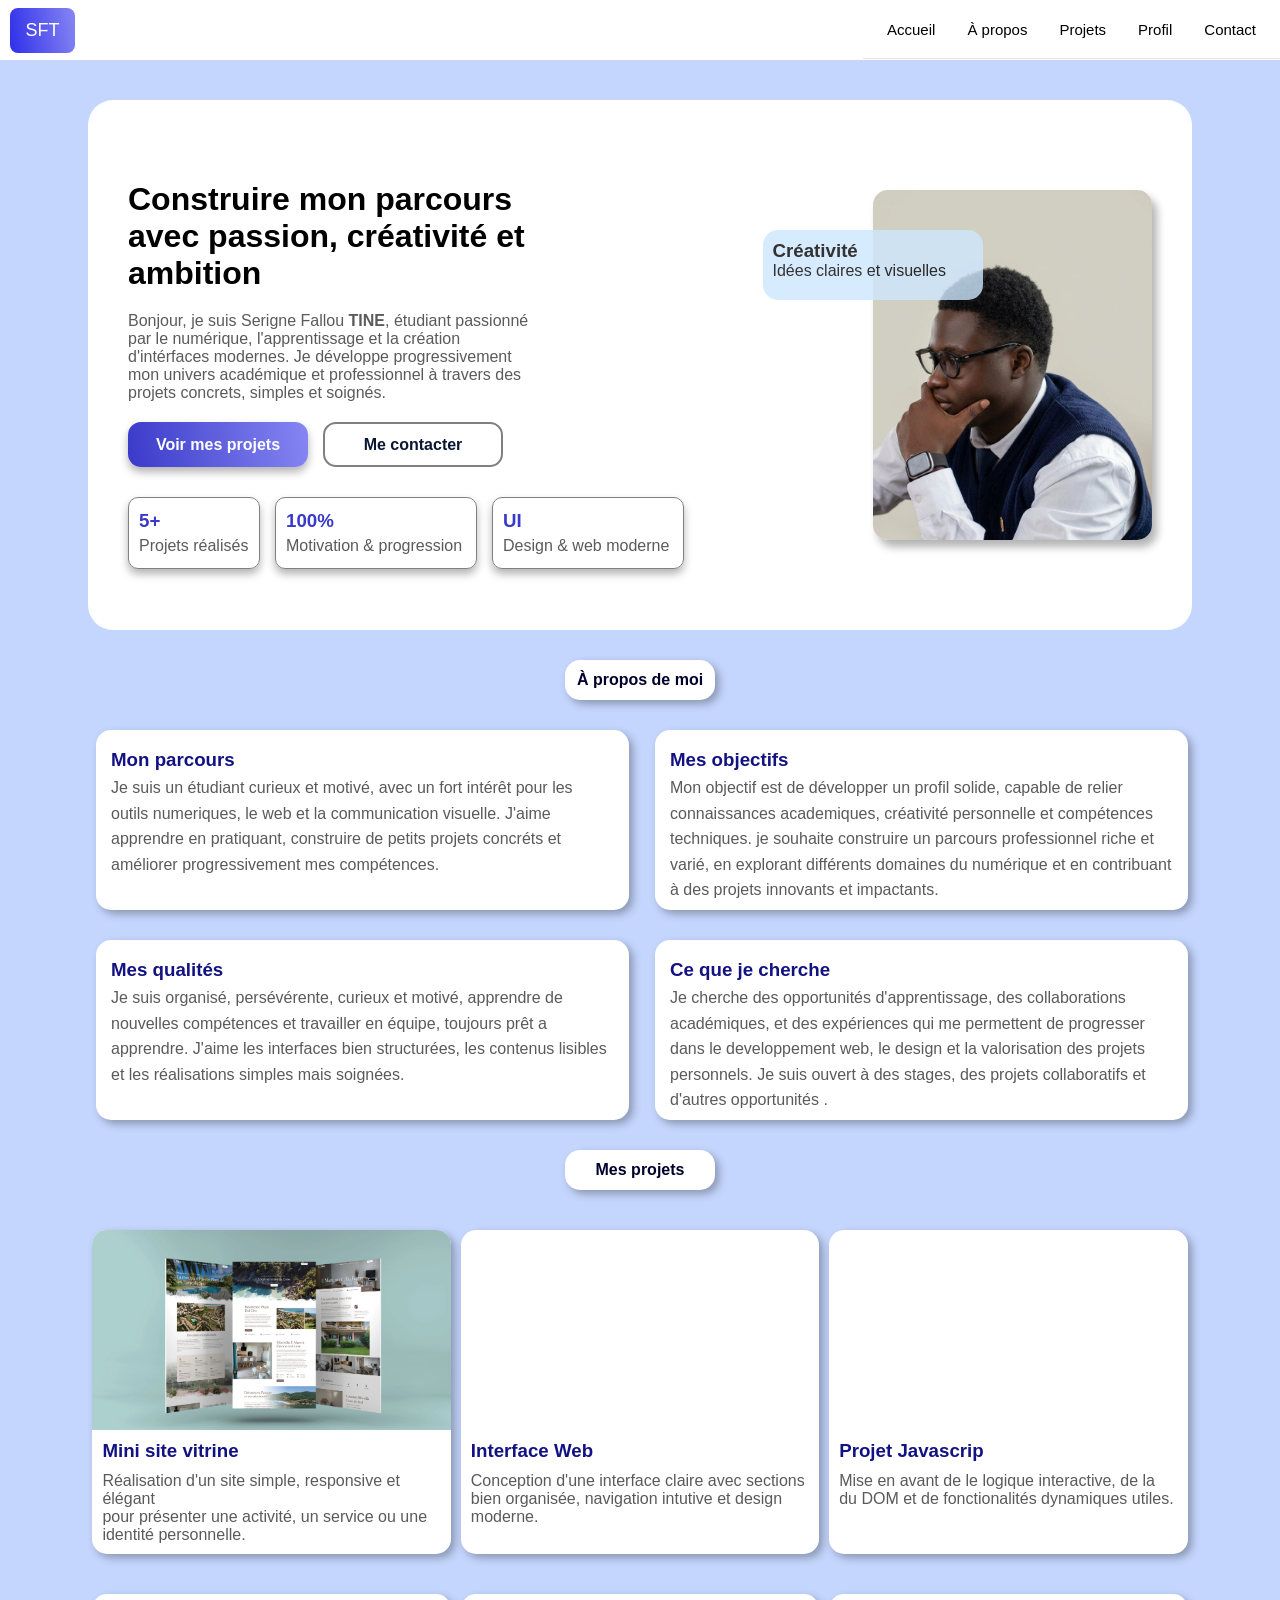
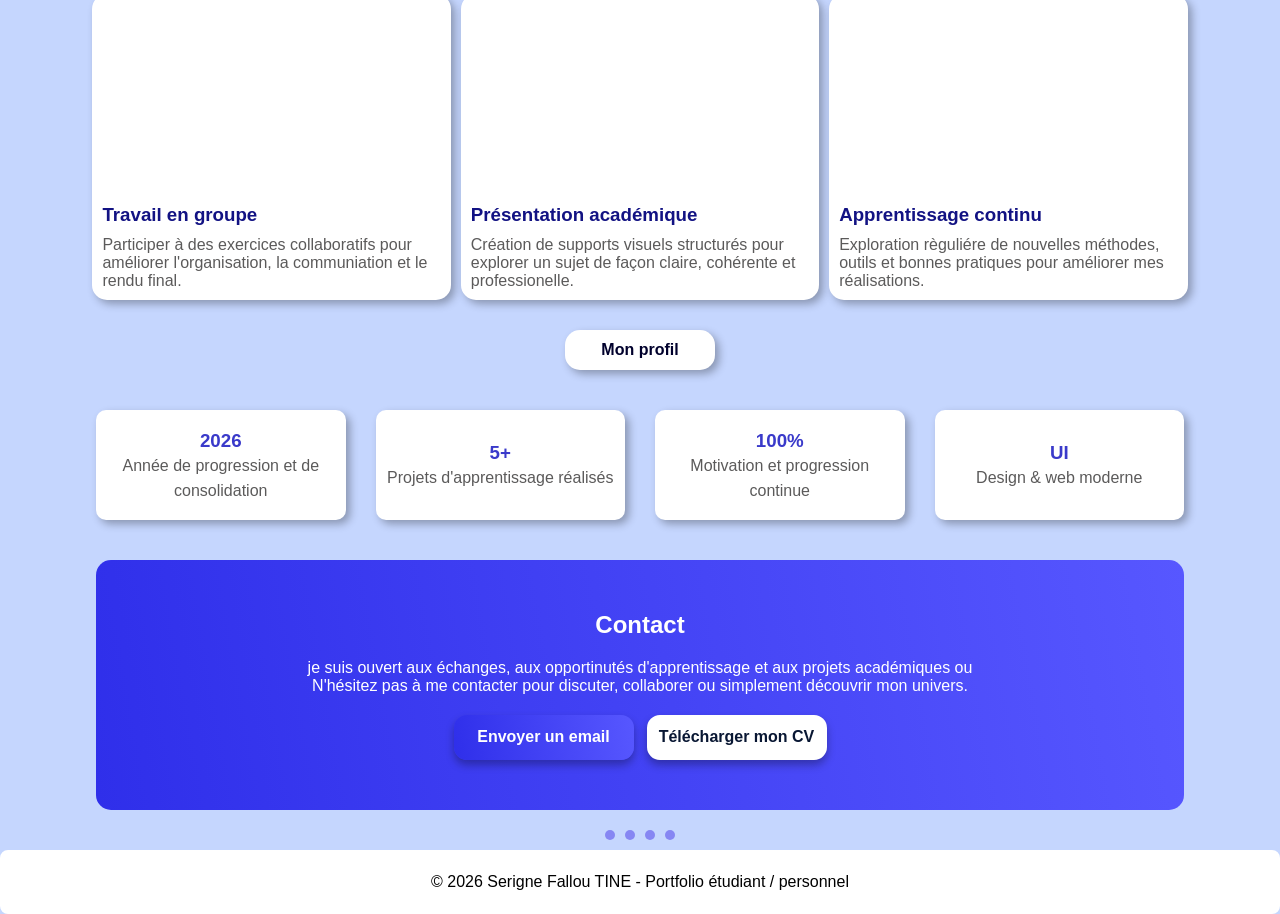
<file: index.html>
<!doctype html>
<html lang="fr">
  <head>
    <meta charset="UTF-8" />
    <meta name="viewport" content="width=device-width, initial-scale=1.0" />
    <title>S.Fallou Tine</title>
    <link rel="stylesheet" href="./porfolio.css" />
  </head>
  <body>
    <div class="barrenav">
      <a href="./index.html"><div class="logo">SFT</div></a>
     <input type="checkbox" id="menu-toggle" />
    <nav>
     
      <ul class="nav-links">
        <li><a href="#">Accueil</a></li>
        <li><a href="#">À propos</a></li>
        <li><a href="#">Projets</a></li>
        <li><a href="#">Profil</a></li>
        <li><a href="#">Contact</a></li>
      </ul>
      <label class="burger-label" for="menu-toggle" aria-label="Menu">
        <span></span>
        <span></span>
        <span></span>
      </label>
    </nav>
    <div class="mobile-menu">
      <a href="#">Accueil</a>
      <a href="#">À propos</a>
      <a href="#">Projets</a>
      <a href="#">Profil</a>
      <a href="#">Contact</a>
    </div>
    </div>
    <div class="container">
      <div class="accueil">
        <div class="cons">
          <h1>Construire mon parcours avec passion, créativité et ambition</h1>
          <p>
            Bonjour, je suis Serigne Fallou <STROng>TINE</STROng>, étudiant passionné par le
            numérique, l'apprentissage et la création d'intérfaces modernes. Je
            développe progressivement mon univers académique et professionnel à
            travers des projets concrets, simples et soignés.
          </p>
        </div>
        <div class="btn">
          <button class="vmp">
            <a href="./projets.html">Voir mes projets</a>
          </button>
          <button class="Mc">
            <a href="./contact.html">Me contacter</a>
          </button>
        </div>
        <div class="stat">
          <div class="prea">
            <h3>5+</h3>
            <p>Projets réalisés</p>
          </div>
          <div class="motiv">
            <h3>100%</h3>
            <p>Motivation & progression</p>
          </div>
          <div class="ui">
            <h3>UI</h3>
            <p>Design & web moderne</p>
          </div>
        </div>
      </div>
      <div class="maphoto">
        <div class="desphoto">
          <h3>Créativité</h3>
          <p>Idées claires et visuelles</p>
        </div>
      </div>
    </div>
    <div class="separateur"><p>À propos de moi</p></div>
    <div class="apm">
      <div class="apmbloc">
        <h3>Mon parcours</h3>
        <p>
          Je suis un étudiant curieux et motivé, avec un fort intérêt pour les
          outils numeriques, le web et la communication visuelle. J'aime
          apprendre en pratiquant, construire de petits projets concréts et
          améliorer progressivement mes compétences.
        </p>
      </div>
      <div class="apmbloc">
        <h3>Mes objectifs</h3>
        <p>
          Mon objectif est de développer un profil solide, capable de relier
          connaissances academiques, créativité personnelle et compétences
          techniques. je souhaite construire un parcours professionnel riche et
          varié, en explorant différents domaines du numérique et en contribuant
          à des projets innovants et impactants.
        </p>
      </div>
      <div class="apmbloc">
        <h3>Mes qualités</h3>
        <p>
          Je suis organisé, persévérente, curieux et motivé, apprendre de
          nouvelles compétences et travailler en équipe, toujours prêt a
          apprendre. J'aime les interfaces bien structurées, les contenus
          lisibles et les réalisations simples mais soignées.
        </p>
      </div>
      <div class="apmbloc">
        <h3>Ce que je cherche</h3>
        <p>
          Je cherche des opportunités d'apprentissage, des collaborations
          académiques, et des expériences qui me permettent de progresser dans
          le developpement web, le design et la valorisation des projets
          personnels. Je suis ouvert à des stages, des projets collaboratifs et
          d'autres opportunités .
        </p>
      </div>
    </div>
    <div class="separateur"><p>Mes projets</p></div>
    <div class="trec1">
      <div class="AK3">
        <div class="AK31"></div>
        <h3 class="DHDJ">Mini site vitrine</h3>
        <p class="SHEHE">
          Réalisation d'un site simple, responsive et élégant <br />
          pour présenter une activité, un service ou une <br />
          identité personnelle.
        </p>
      </div>
      <div class="AK3">
        <div class="AK32"></div>
        <h3 class="DHDJ">Interface Web</h3>
        <p class="SHEHE">
          Conception d'une interface claire avec sections <br />
          bien organisée, navigation intutive et design moderne.
        </p>
      </div>
      <div class="AK3">
        <div class="AK33"></div>
        <h3 class="DHDJ">Projet Javascrip</h3>
        <p class="SHEHE">
          Mise en avant de le logique interactive, de la <br />
          du DOM et de fonctionalités dynamiques utiles.
        </p>
      </div>
    </div>

    <div class="trec1">
      <div class="AK3">
        <div class="AK34"></div>
        <h3 class="DHDJ">Travail en groupe</h3>
        <p class="SHEHE">
          Participer à des exercices collaboratifs pour <br />
          améliorer l'organisation, la communiation et le rendu final.
        </p>
      </div>
      <div class="AK3">
        <div class="AK35"></div>
        <h3 class="DHDJ">Présentation académique</h3>
        <p class="SHEHE">
          Création de supports visuels structurés pour <br />
          explorer un sujet de façon claire, cohérente et professionelle.
        </p>
      </div>
      <div class="AK3">
        <div class="AK36"></div>
        <h3 class="DHDJ">Apprentissage continu</h3>
        <p class="SHEHE">
          Exploration règuliére de nouvelles méthodes, <br />
          outils et bonnes pratiques pour améliorer mes réalisations.
        </p>
      </div>
    </div>
    <div class="separateur" style="margin-top: 30px"><p>Mon profil</p></div>
    <div class="rectangle4">
      <div class="rt4">
        <h3>2026</h3>
        <p>Année de progression et de consolidation</p>
      </div>
      <div class="rt4">
        <h3>5+</h3>
        <p>Projets d'apprentissage réalisés</p>
      </div>
      <div class="rt4">
        <h3>100%</h3>
        <p>Motivation et progression continue</p>
      </div>
      <div class="rt4">
        <h3>UI</h3>
        <p>Design & web moderne</p>
      </div>
    </div>

    <div class="rectangleavdern">
      <h2>Contact</h2>
      <p>
        je suis ouvert aux échanges, aux opportinutés d'apprentissage et aux
        projets académiques ou <br />
        N'hésitez pas à me contacter pour discuter, collaborer ou simplement
        découvrir mon univers.
      </p>
      <div class="btncontact">
        <button class="email">
          <a href="mailto:srgfallou.tine@gmail.com">Envoyer un email</a>
        </button>
        <button class="cv">
          <a href="./SFT CV.pdf" download>Télécharger mon CV</a>
        </button>
      </div>
    </div>
    <div class="rondpetit">
      <div class="boule"></div>
      <div class="boule"></div>
      <div class="boule"></div>
      <div class="boule"></div>
    </div>
    <div class="rectangledern">
      © 2026 Serigne Fallou TINE - Portfolio étudiant / personnel
    </div>
  </body>
</html>
</file>
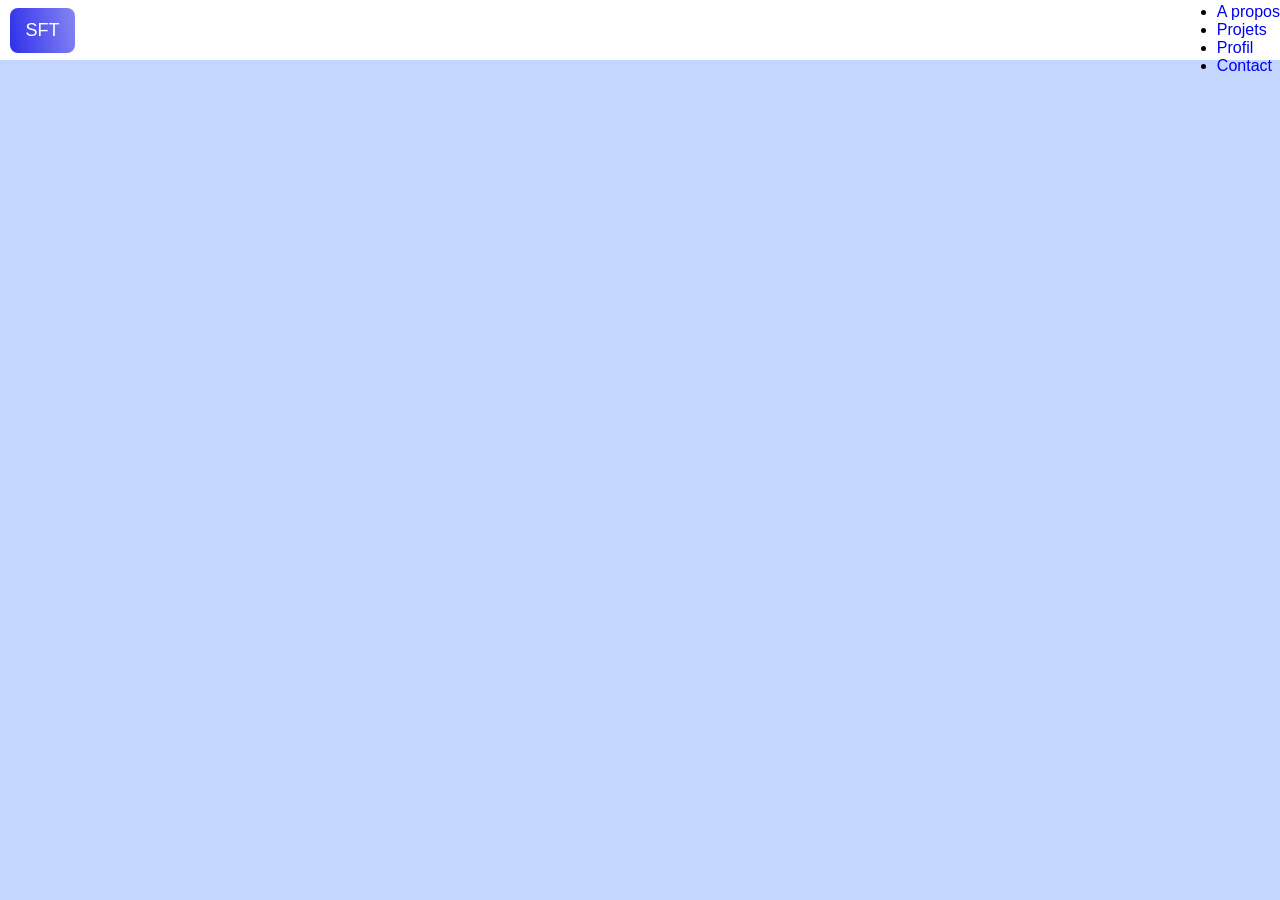
<file: apropos.html>
<!DOCTYPE html>
<html lang="fr">
<head>
    <meta charset="UTF-8">
    <meta name="viewport" content="width=device-width, initial-scale=1.0">
    <title>A propos</title>
    <link rel="stylesheet" href="./porfolio.css" />
</head>
<body>
    <div class="barrenav">
      <div class="logo">SFT</div>

      <ul class="nav">
        <li><a href="./index.html">Accueil</a></li>
        <li><a href="./apropos.html">A propos</a></li>
        <li><a href="./projets.html">Projets</a></li>
        <li><a href="./profil.html">Profil</a></li>
        <li><a href="./contact.html">Contact</a></li>
      </ul>
    </div>
</body>
</html>
</file>
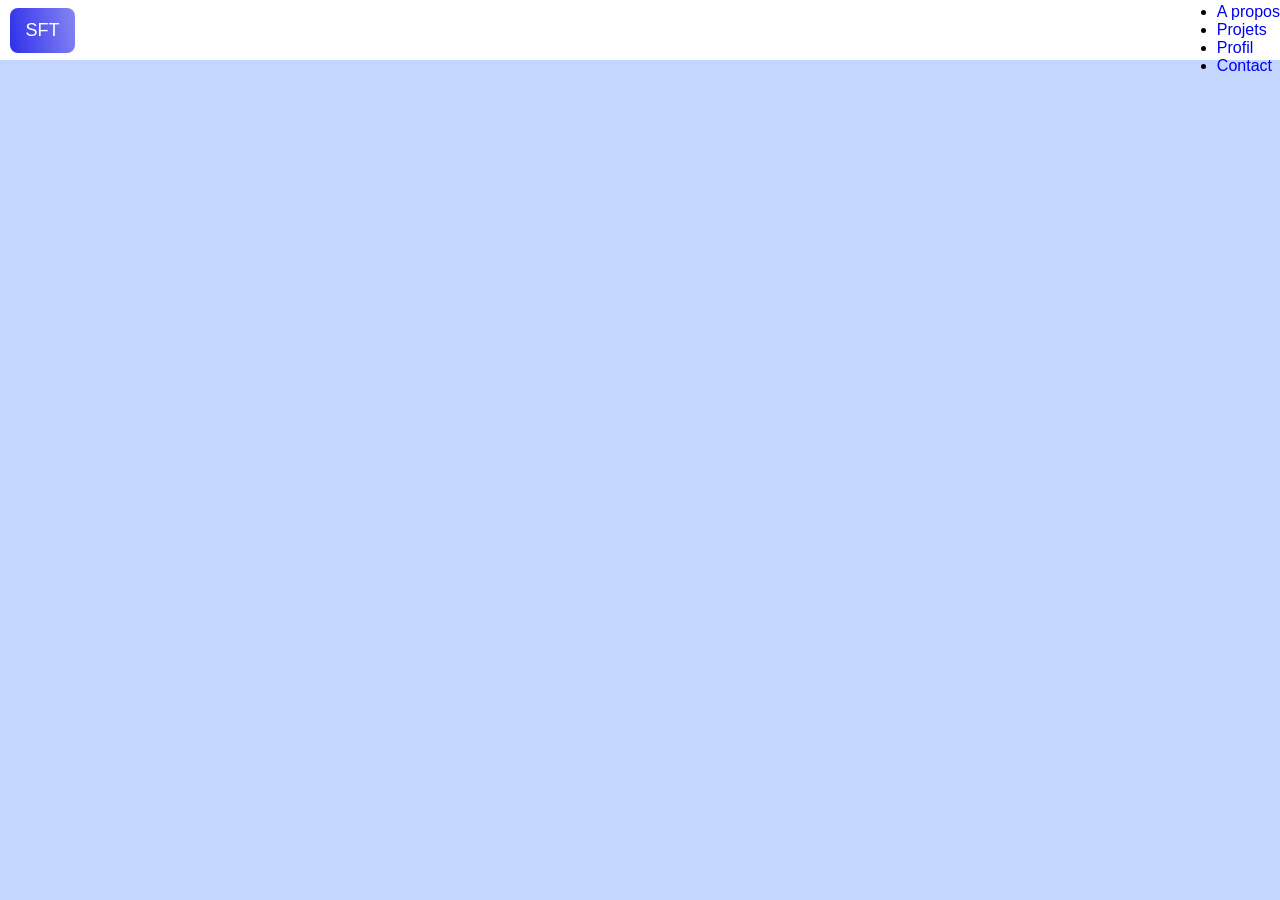
<file: contact.html>
<!DOCTYPE html>
<html lang="fr">
<head>
    <meta charset="UTF-8">
    <meta name="viewport" content="width=device-width, initial-scale=1.0">
    <title>CONTACT</title>
    <link rel="stylesheet" href="./porfolio.css" />
</head>
<body>
    <div class="barrenav">
      <div class="logo">SFT</div>

      <ul class="nav">
        <li><a href="./index.html">Accueil</a></li>
        <li><a href="./apropos.html">A propos</a></li>
        <li><a href="./projets.html">Projets</a></li>
        <li><a href="./profil.html">Profil</a></li>
        <li><a href="./contact.html">Contact</a></li>
      </ul>
    </div>
</body>
</html>
</file>
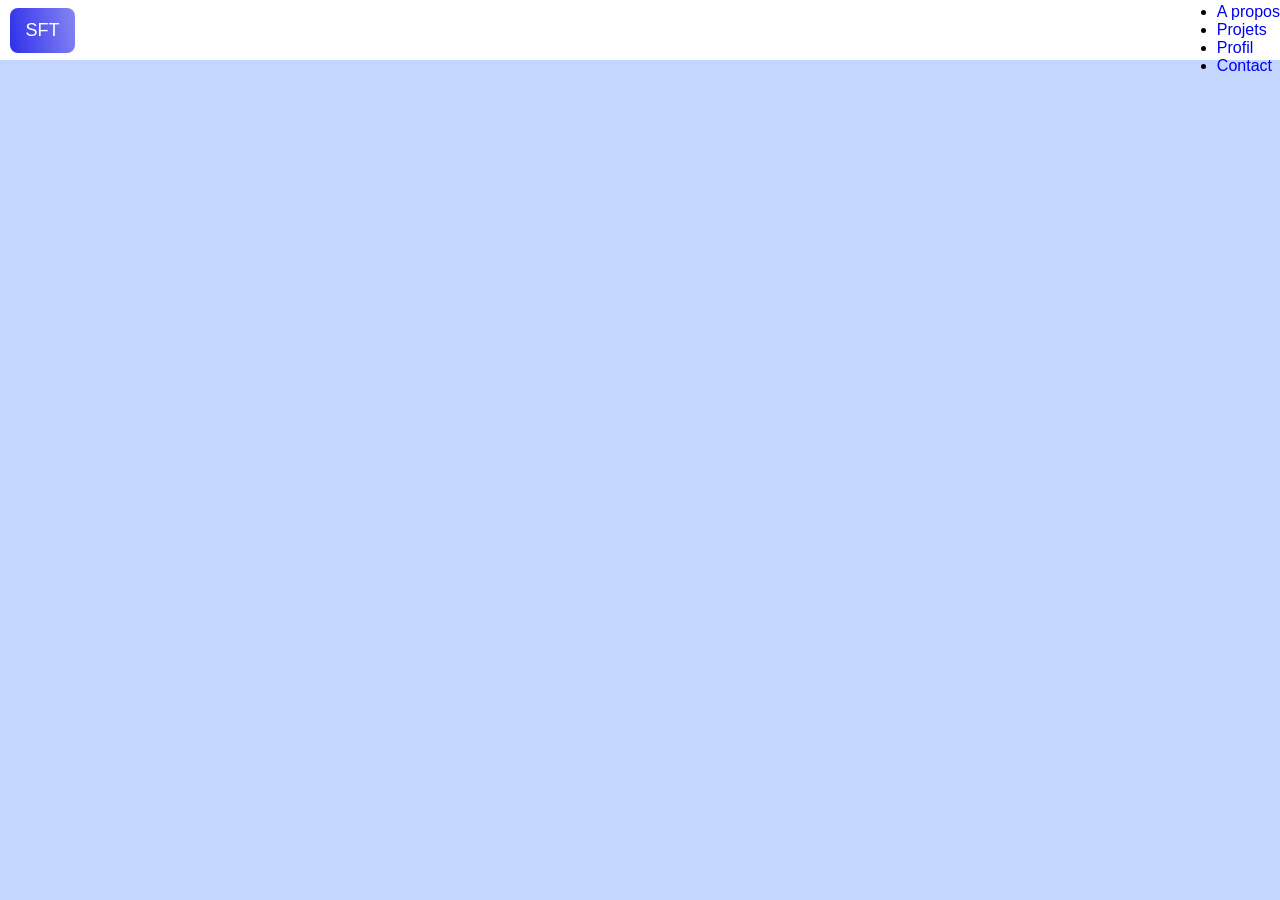
<file: profil.html>
<!DOCTYPE html>
<html lang="fr">
<head>
    <meta charset="UTF-8">
    <meta name="viewport" content="width=device-width, initial-scale=1.0">
    <title>PROFIL</title>
    <link rel="stylesheet" href="./porfolio.css" />
</head>
<body>
    <div class="barrenav">
      <div class="logo">SFT</div>

      <ul class="nav">
        <li><a href="./index.html">Accueil</a></li>
        <li><a href="./apropos.html">A propos</a></li>
        <li><a href="./projets.html">Projets</a></li>
        <li><a href="./profil.html">Profil</a></li>
        <li><a href="./contact.html">Contact</a></li>
      </ul>
    </div>
</body>
</html>
</file>
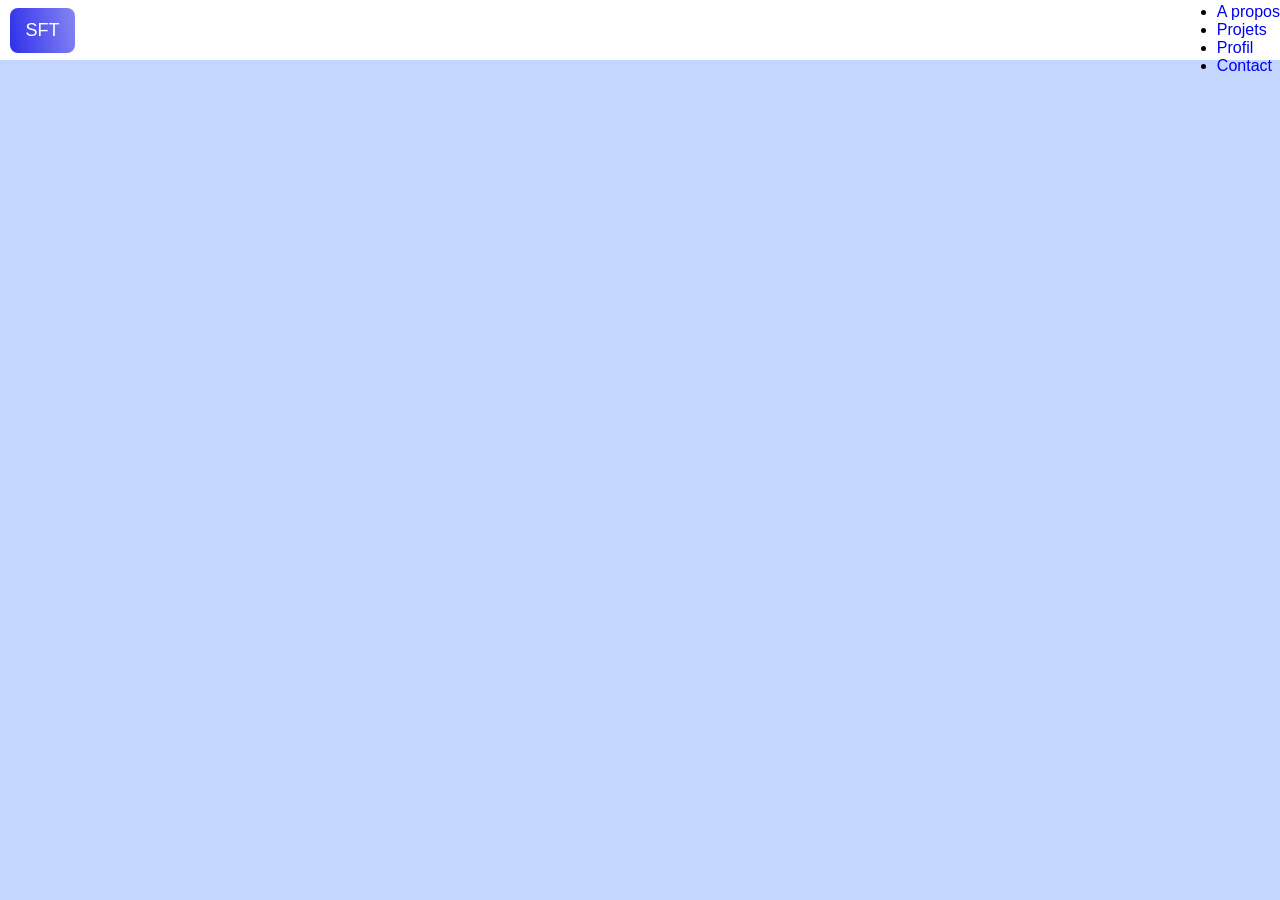
<file: projets.html>
<!DOCTYPE html>
<html lang="fr">
<head>
    <meta charset="UTF-8">
    <meta name="viewport" content="width=device-width, initial-scale=1.0">
    <title>PROJETS</title>
    <link rel="stylesheet" href="./porfolio.css" />
</head>
<body>
    <div class="barrenav">
      <div class="logo">SFT</div>

      <ul class="nav">
        <li><a href="./index.html">Accueil</a></li>
        <li><a href="./apropos.html">A propos</a></li>
        <li><a href="./projets.html">Projets</a></li>
        <li><a href="./profil.html">Profil</a></li>
        <li><a href="./contact.html">Contact</a></li>
      </ul>
    </div>
</body>
</html>
</file>
<file: porfolio.css>
* {
  padding: 0;
  margin: 0;
font-family: Arial, sans-serif;

}

html{
  scroll-behavior: smooth;
}
body {
  background-color: rgb(197, 214, 254);
}
.barrenav {
  width: 100%;
  height: 60px;

  left: 0;
  right: 0;
  display: flex;
  justify-content: space-between;
  align-items: center;
  background-color: white;
  top: 0;
  position: fixed;
  z-index: 1000;
}
.barrenav a {
  text-decoration: none;
}
  #menu-toggle {
        display: none;
      }

      nav {
        display: flex;
        align-items: center;
        justify-content: space-between;
        padding: 0 1.5rem;
        height: 56px;
        background: #fff;
        border-bottom: 1px solid #e5e5e5;
      }

      .logo {
        font-size: 18px;
        font-weight: 500;
        text-decoration: none;
        width: 65px;
  height: 45px;

  display: flex;
  align-items: center;
  justify-content: center;
  background: linear-gradient(80deg, rgb(47, 47, 234), rgb(134, 134, 243));
  margin: 0 0 0 10px;
  border-radius: 8px;
  color: white;
      }

      /* ── Liens desktop ── */
      .nav-links {
        display: flex;
        gap: 2rem;
        list-style: none;
      }

      .nav-links a {
        font-size: 15px;
        color: black;
        text-decoration: none;
      }

      .nav-links a:hover {
        color: #111;
      }

      /* ── Icône burger ── */
      .burger-label {
        display: none; /* caché en desktop */
        flex-direction: column;
        justify-content: center;
        align-items: center;
        gap: 5px;
        width: 46px;
        height: 36px;
        cursor: pointer;
        background-color: rgb(232, 230, 230);
        border-radius: 10px;
      }

      .burger-label span {
        display: block;
        height: 3px;
        width: 70%;
       
        background: #111;
        border-radius: 2px;
        transition:
          transform 0.25s,
          opacity 0.25s;
        transform-origin: center;
      }

      /* ── Menu mobile (caché par défaut) ── */
      .mobile-menu {
        display: none;
        flex-direction: column;
        background: #fff;
        position: fixed;
        top: 60px;
        left: 0;
        right: 0;
        z-index: 999;
      }

      #menu-toggle:checked ~ .mobile-menu {
        display: flex;
      }

      .mobile-menu a {
        font-size: 15px;
        color: black;
        text-decoration: none;
        padding: 0.85rem 1.5rem;
        border-bottom: 1px solid #e5e5e5;
      }

      .mobile-menu a:hover {
        background: #f5f5f5;
        color: #111;
      }

      /* ── Breakpoint mobile ── */
      @media (max-width: 600px) {
        .nav-links {
          display: none;
        }
        .burger-label {
          display: flex;
        }
      }

.container {

  width: 80%;
  height: 450px;
  margin: 30px auto;
  border-radius: 25px;
  background-color: white;
  padding: 40px;
  display: flex;
  align-items: center;
  justify-content: center;
  margin-top: 100px;
}

.cons {
  width: 55%;
  height: auto;
  margin-top: 20px;
}
.cons h1 {
  font-size: bold;
  font-family: Arial, Helvetica, sans-serif;
}
.cons p {
  color: rgb(91, 90, 90);
  font-size: bold;
  margin-top: 20px;
  font-weight: 520;
}
.btn {
  display: flex;
  gap: 15px;
}
.vmp {
  width: 180px;
  height: 45px;
  border-radius: 13px;
  margin-top: 20px;
  background: linear-gradient(80deg, rgb(58, 58, 202), rgb(134, 134, 243));
  color: white;
  font-size: medium;
  font-weight: 700;
  border: none;
  box-shadow: 0 5px 8px rgba(0, 0, 0, 0.3);
}

.Mc {
  width: 180px;
  height: 45px;
  border-radius: 13px;
  margin-top: 20px;
  color: rgb(9, 23, 51);
  font-size: medium;
  font-weight: 700;
  border: 2px solid grey;
  background-color: white;
}
.vmp a {
  text-decoration: none;
  color: rgb(255, 255, 255);
}
.Mc a {
  text-decoration: none;
  color: rgb(9, 23, 51);
}

.stat {
  margin-top: 30px;
  display: flex;
  gap: 15px;
}
.prea {
  height: 50px;
  width: 110px;
  border: 0.1px solid grey;
  padding: 10px;
  border-radius: 10px;
  box-shadow: 0 5px 8px rgba(0, 0, 0, 0.3);
  line-height: 25px;
}
.motiv {
  height: 50px;
  width: 180px;
  border: 0.1px solid grey;
  padding: 10px;
  border-radius: 10px;
  line-height: 25px;
  box-shadow: 0 5px 8px rgba(0, 0, 0, 0.3);
}
.ui {
  height: 50px;
  width: 170px;
  border: 0.1px solid grey;
  padding: 10px;
  border-radius: 10px;
  line-height: 25px;
  box-shadow: 0 5px 8px rgba(0, 0, 0, 0.3);
}
.stat h3 {
  color: rgb(58, 58, 202);
}
.stat p {
  color: rgb(91, 90, 90);
  font-size: medium;
  font-weight: 520;
}
.maphoto {
  width: 670px;
  height: 350px;
  margin: 30px auto;
  background-image: url(img/Picture.jpeg);
  background-size: cover;
  background-position: center; 
  background-repeat: no-repeat;
  border-radius: 15px;
  box-shadow: 5px 7px 8px rgba(0, 0, 0, 0.3);
}
.desphoto {
  width: 200px;
  height: 50px;
  border-radius: 15px;
  background-color: rgb(206, 231, 255);
  padding: 10px;
  transform: translate(-110px, 40px);
  opacity: 0.8;
}
.separateur {
  width: 150px;
  height: 40px;
  border-radius: 15px;
  background-color: rgb(255, 255, 255);

  margin: auto;
  box-shadow: 4px 4px 8px rgba(0, 0, 0, 0.3);
}
.separateur p {
  color: rgb(0, 0, 44);
  font-weight: bolder;
  justify-content: center;
  display: flex;
  align-items: center;
  height: 100%;
}
.apm {
  width: 85%;
  height: auto;

  margin: 30px auto;
  display: grid;
  grid-template-columns: repeat(2, 1fr);
  gap: 30px;
}
.apmbloc {
  width: 95%;
  height: 150px;
  border-radius: 15px;
  background-color: white;
  padding: 15px;
  line-height: 1.6;
  box-shadow: 4px 4px 8px rgba(0, 0, 0, 0.3);
}
.apmbloc h3 {
  color: rgb(18, 18, 131);
  font-weight: 600;
  
}
.apmbloc p {
  color: rgb(91, 90, 90);
  font-size: medium;
  font-weight: 520;
 
}
.trec1 {
  display: flex;
  justify-content: center;
  gap: 10px;
}

.AK3 {
  width: 28%;
  height: auto;
  background-color: #ffffff;
  box-shadow: 4px 4px 8px rgba(0, 0, 0, 0.3);
  border-radius: 15px;
  margin-top: 40px;
}

.AK31 {
  height: 200px;
  background-image: url(./img/site\ vitrine.webp);
  background-position: center-center;
  background-repeat: no-repeat;
  background-size: cover;
  border-radius: 15px 15px 0px 0px;
}

.DHDJ {
  color: rgb(18, 18, 131);
  background-color: white;
  margin-left: 10px;
  margin-top: 10px;
}

.SHEHE {
  padding: 10px 0px 10px 10px;
  color: rgb(91, 90, 90);
}

.AK32 {
  height: 200px;
  background-image: url(https://s3.gomedia.us/wp-content/uploads/2022/09/go-media-user-interface-design-components.jpg);
  background-size: cover;
  border-radius: 15px 15px 0px 0px;
}

.AK33 {
  height: 200px;
  background-image: url(https://file-uploads.teachablecdn.com/eeb7e6ec3b4e43c68ee95a3514d798e1/bbb477bf1af8401494856b381ed0325f);
  background-size: cover;
  border-radius: 15px 15px 0px 0px;
}

.AK34 {
  height: 200px;
  background-image: url(https://blog.kel-etude.com/storage/images/post_images/1726515511_students-studying-together-medium-shot_23-2148913227.jpg);
  background-size: cover;
  border-radius: 15px 15px 0px 0px;
}

.AK35 {
  height: 200px;
  background-image: url(https://img.freepik.com/photos-premium/jeune-enseignant-confiant-debout-devant-tableau-blanc-devant-apprenants-du-primaire_274679-39435.jpg?semt=ais_hybrid&w=740&q=80);
  background-size: cover;
  border-radius: 15px 15px 0px 0px;
}

.AK36 {
  height: 200px;
  background-image: url(https://www.studycdn.space/sites/default/files/styles/hero_article_big/public/2024-01/formations-informatique.png.webp?itok=X4ZN5G77);
  background-size: cover;
  border-radius: 15px 15px 0px 0px;
}

.rectangle4 {
  display: flex;
  width: 85%;
  height: 150px;

  margin: 20px auto;
  border-radius: 18px;
  gap: 30px;
}
.rt4 {
  margin-top: 20px;

  width: 25%;
  height: 90px;
  border-radius: 10px;
  background-color: white;
  padding: 10px;
  line-height: 25px;
  box-shadow: 4px 4px 8px rgba(0, 0, 0, 0.3);

  align-items: center;
  justify-content: center;
  display: flex;
  flex-direction: column;

  text-align: center;
}
.rt4 h3 {
  color: rgb(58, 58, 202);
}
.rt4 p {
  color: rgb(91, 90, 90);
  font-size: medium;
  font-weight: 520;
}

.rectangleavdern {
  width: 85%;
  height: 250px;
  background: linear-gradient(80deg, rgb(47, 47, 234), rgb(87, 87, 255));
  margin: 20px auto;
  border-radius: 15px;
  display: flex;
  align-items: center;
  justify-content: center;
  flex-direction: column;
  gap: 20px;
  text-align: center;
  color: white;
  font-size: medium;
  font-weight: 520;
}
.btncontact {
  display: flex;
  gap: 13px;
}
.email {
  width: 180px;
  height: 45px;
  border-radius: 13px;
  background: linear-gradient(80deg, rgb(47, 47, 234), rgb(87, 87, 255));
  color: white;
  font-size: medium;
  font-weight: 700;
  border: none;
  box-shadow: 0 5px 8px rgba(0, 0, 0, 0.3);
}
.email a {
  text-decoration: none;
  color: rgb(255, 255, 255);
}

.cv {
  width: 180px;
  height: 45px;
  border-radius: 13px;
  background-color: white;
  color: rgb(9, 23, 51);
  font-size: medium;
  font-weight: 700;
  border: 2px solid white;
  box-shadow: 0 5px 8px rgba(0, 0, 0, 0.3);
}
.cv a {
  text-decoration: none;
  color: rgb(9, 23, 51);
}
.rectangledern {
  border: 2px solid white;
  height: 60px;
  border-radius: 8px;
  background-color: white;
  display: flex;
  flex-direction: row;
  align-items: center;
  justify-content: center;
}
.rondpetit {
  justify-content: center;
  display: flex;
  gap: 10px;
  margin: 10px auto;
}
.boule {
  background-color: rgb(134, 134, 243);
  height: 10px;
  width: 10px;
  border-radius: 50%;
}
/* ===== RESPONSIVE MOBILE — max-width: 390px ===== */

@media (max-width: 470px) {

  /* --- NAVBAR --- */
  .barrenav {
    flex-direction: row;
    height: auto;
    padding: 10px 15px;
    gap: 8px;
    position: fixed;
    z-index: 999;
  }

  .logo {
    margin: 0;
    width: 50px;
    height: 50px;
  }

  .nav {
    flex-wrap: wrap;
    justify-content: center;
    gap: 6px;
  }

  li {
    width: auto;
    height: auto;
  }

  li a {
    font-size: 15px;
  }

  /* --- HERO CONTAINER --- */
  .container {
    width: 92%;
    height: auto;
    flex-direction: column;
    margin-top: 130px;
    padding: 20px 15px;
    gap: 20px;
  }

  .accueil {
    width: 100%;
    display: flex;
    flex-direction: column;
    align-items: flex-start;
  }

  .cons {
    width: 100%;
    margin-top: 0;
  }

  .cons h1 {
    font-size: 17px;
    line-height: 1.4;
  }

  .cons p {
    font-size: 13px;
    margin-top: 12px;
  }

  /* --- BOUTONS --- */
  .btn {
    flex-direction: row;
    
    gap: 10px;
  }

  .vmp,
  .Mc {
    width: 100%;
    font-size: 14px;
  }
.vmp{
  width: 270px;
}
  /* --- STATS --- */
  .stat {
    flex-wrap: wrap;
    gap: 10px;
    margin-top: 20px;
  }

  .prea {
    width: 100px;
    height: auto;
    padding: 8px;
  }

  .motiv {
    width: 155px;
    height: auto;
    padding: 8px;
  }

  .ui {
    width: 140px;
    height: auto;
    padding: 8px;
  }

  .stat h3 {
    font-size: 15px;
  }

  .stat p {
    font-size: 12px;
  }

  /* --- PHOTO --- */
  .maphoto {
    width: 100%;
    height:450px;
    margin: 0 auto;
    border-radius: 12px;
  }

  .desphoto {
    display: none;
  }

  /* --- SÉPARATEUR --- */
  .separateur {
    width: 170px;
    margin-top: 25px;
  }

  /* --- À PROPOS --- */
  .apm {
    width: 92%;
    grid-template-columns: 1fr;
    gap: 15px;
    margin: 20px auto;
  }

  .apmbloc {
    width: 100%;
    height: auto;
    min-height: 100px;
    padding: 12px;
    box-sizing: border-box;
  }

  .apmbloc h3 {
    font-size: 15px;
  }

  .apmbloc p {
    font-size: 13px;
  }

  /* --- PROJETS --- */
  .trec1 {
    flex-direction: column;
    align-items: center;
    gap: 0;
  }

  .AK3 {
    width: 86%;
    height: auto;
    margin-top: 20px;
  }

  .AK31,
  .AK32,
  .AK33,
  .AK34,
  .AK35,
  .AK36 {
    height: 160px;
    background-position: center;
  }

  .DHDJ {
    font-size: 15px;
    margin-top: 8px;
    margin-left: 10px;
  }

  .SHEHE {
    font-size: 12px;
    padding: 8px 10px;
    line-height: 1.5;
  }

  /* --- MON PROFIL (rectangle4) --- */
  .rectangle4 {
    width: 92%;
    height: auto;
    flex-wrap: wrap;
    justify-content: center;
    gap: 12px;
    margin: 20px auto;
  }

  .rt4 {
    width: 42%;
    height: auto;
    min-height: 75px;
    padding: 10px;
    margin-top: 0;
  }

  .rt4 h3 {
    font-size: 16px;
  }

  .rt4 p {
    font-size: 12px;
  }

  /* --- CONTACT --- */
  .rectangleavdern {
    width: 92%;
    height: auto;
    padding: 25px 15px;
    gap: 15px;
  }

  .rectangleavdern h2 {
    font-size: 20px;
  }

  .rectangleavdern p {
    font-size: 13px;
    line-height: 1.6;
  }

  .btncontact {
    flex-direction: column;
    align-items: stretch;
    gap: 10px;
    width: 100%;
  }

  .email,
  .cv {
    width: 100%;
    font-size: 14px;
  }

  /* --- FOOTER --- */
  .rondpetit {
    margin: 8px auto;
  }

  .rectangledern {
    font-size: 11px;
    text-align: center;
    padding: 12px 10px;
    height: auto;
    line-height: 1.5;
  }
}
</file>
